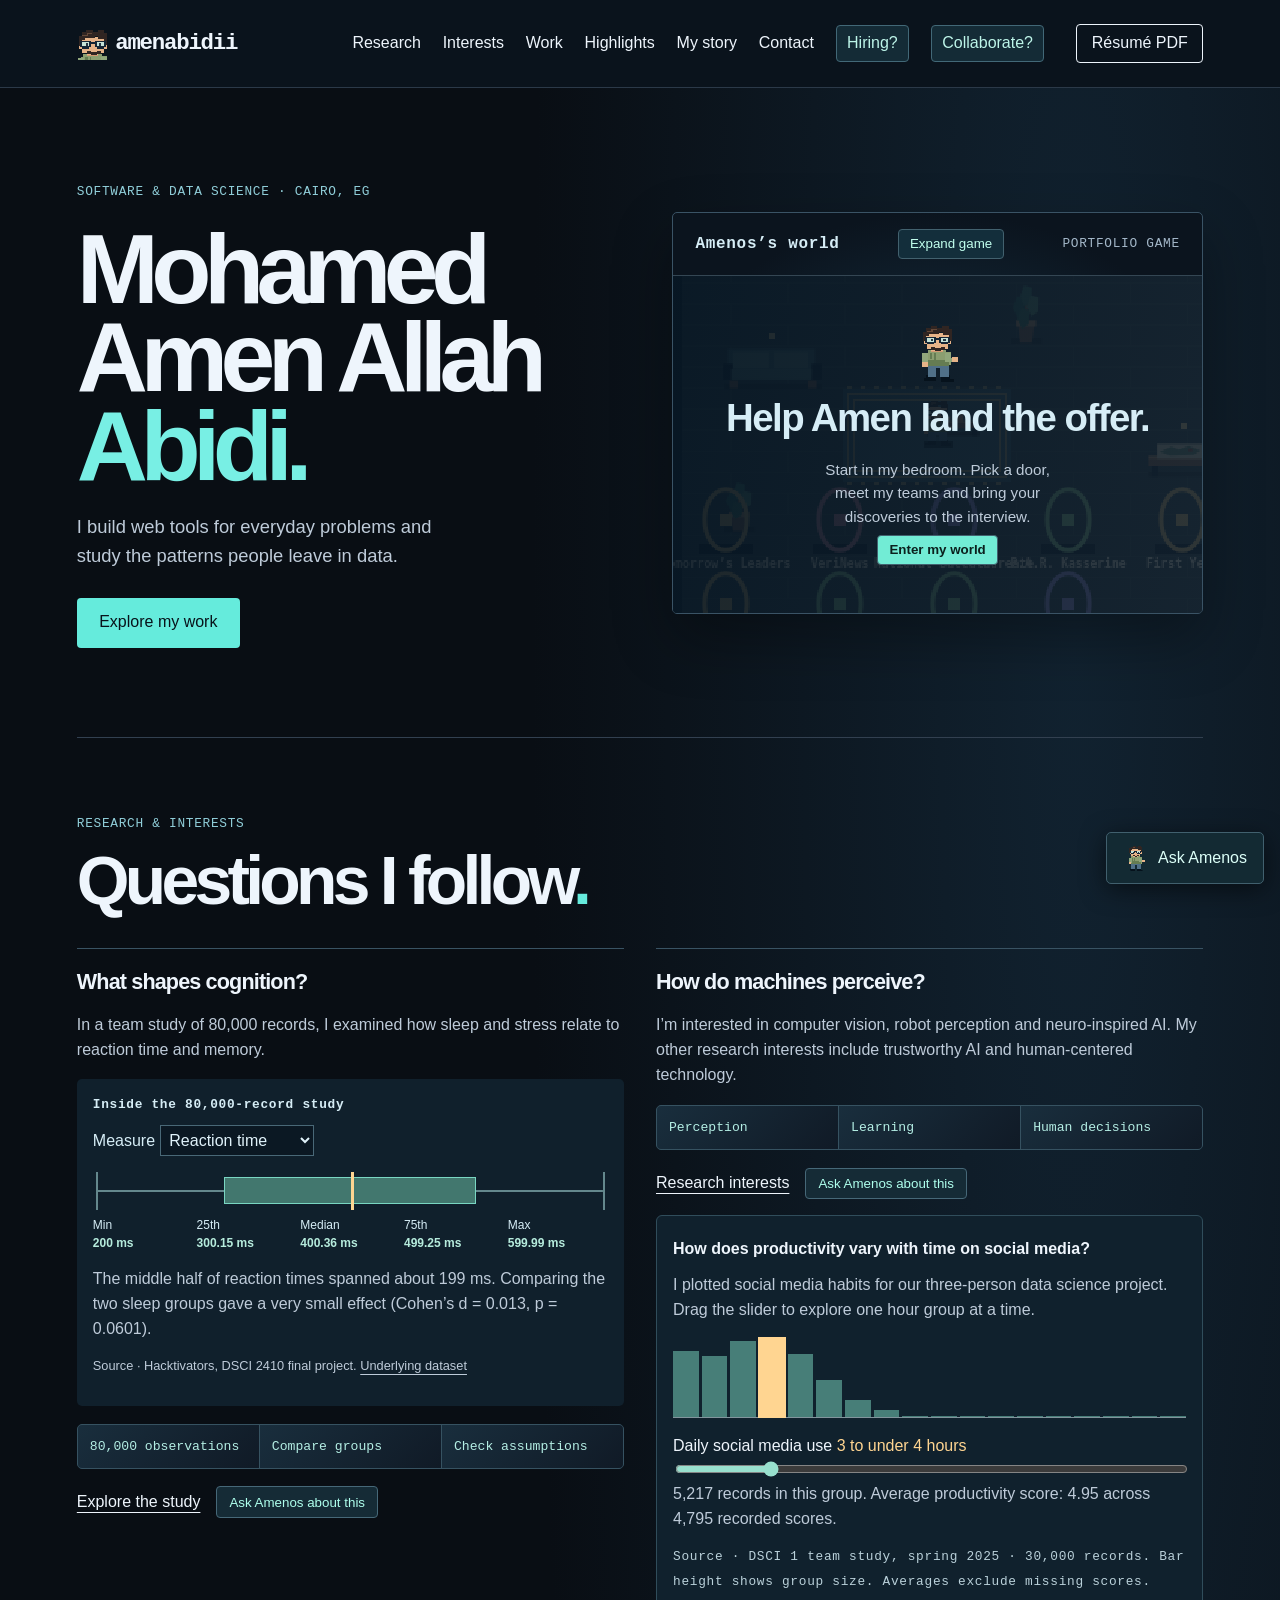
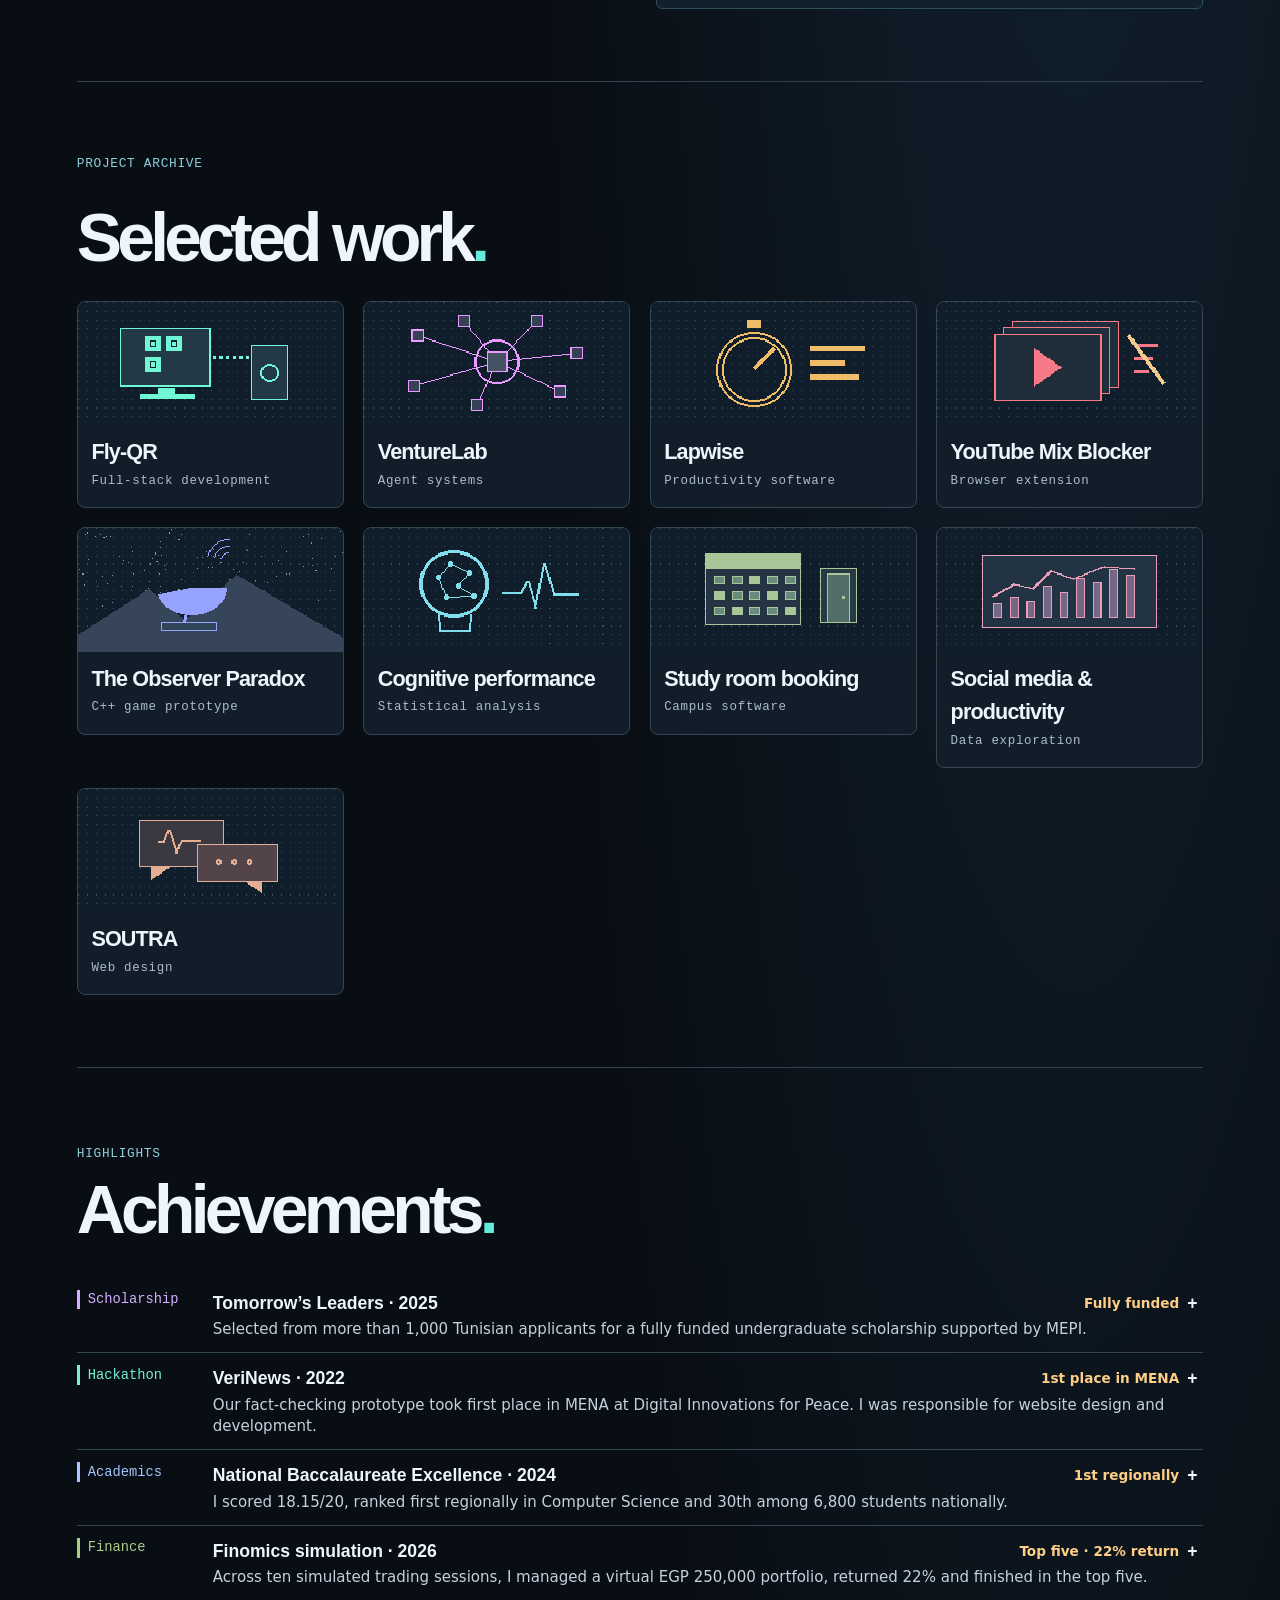
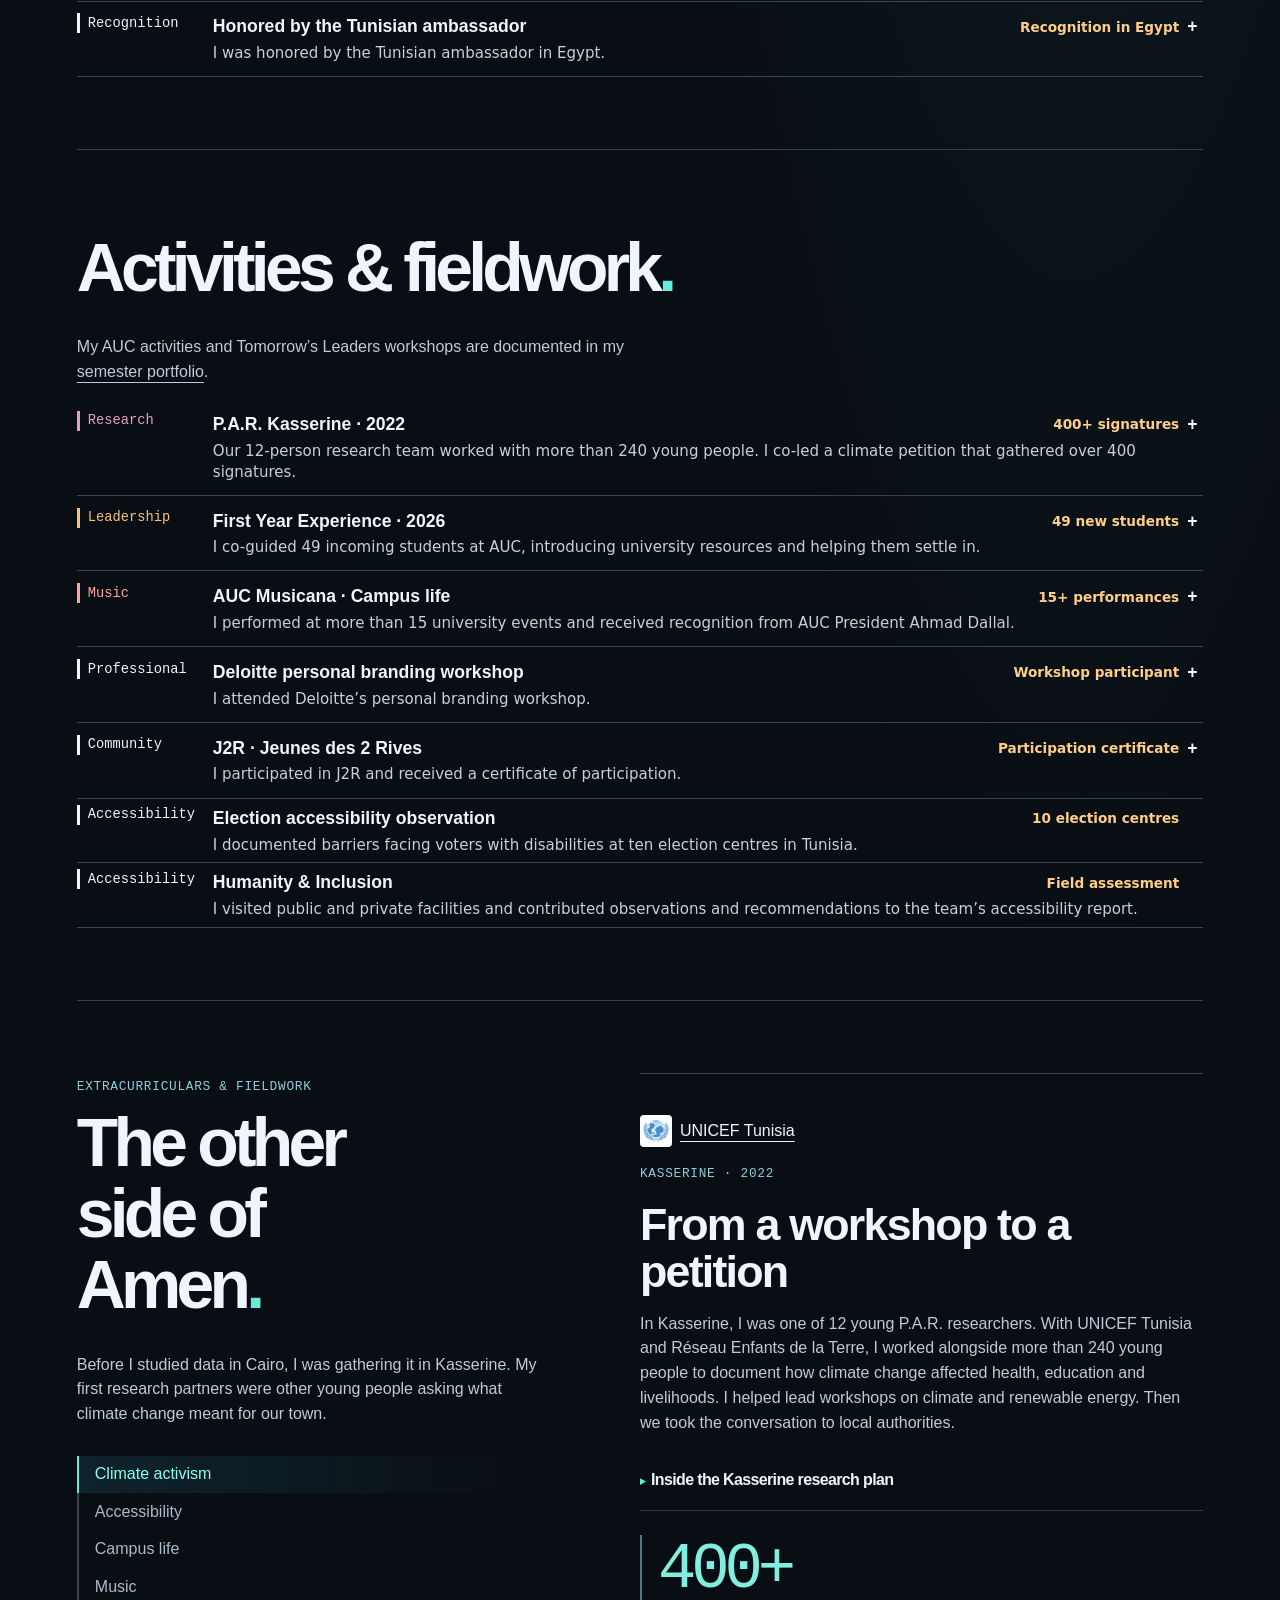
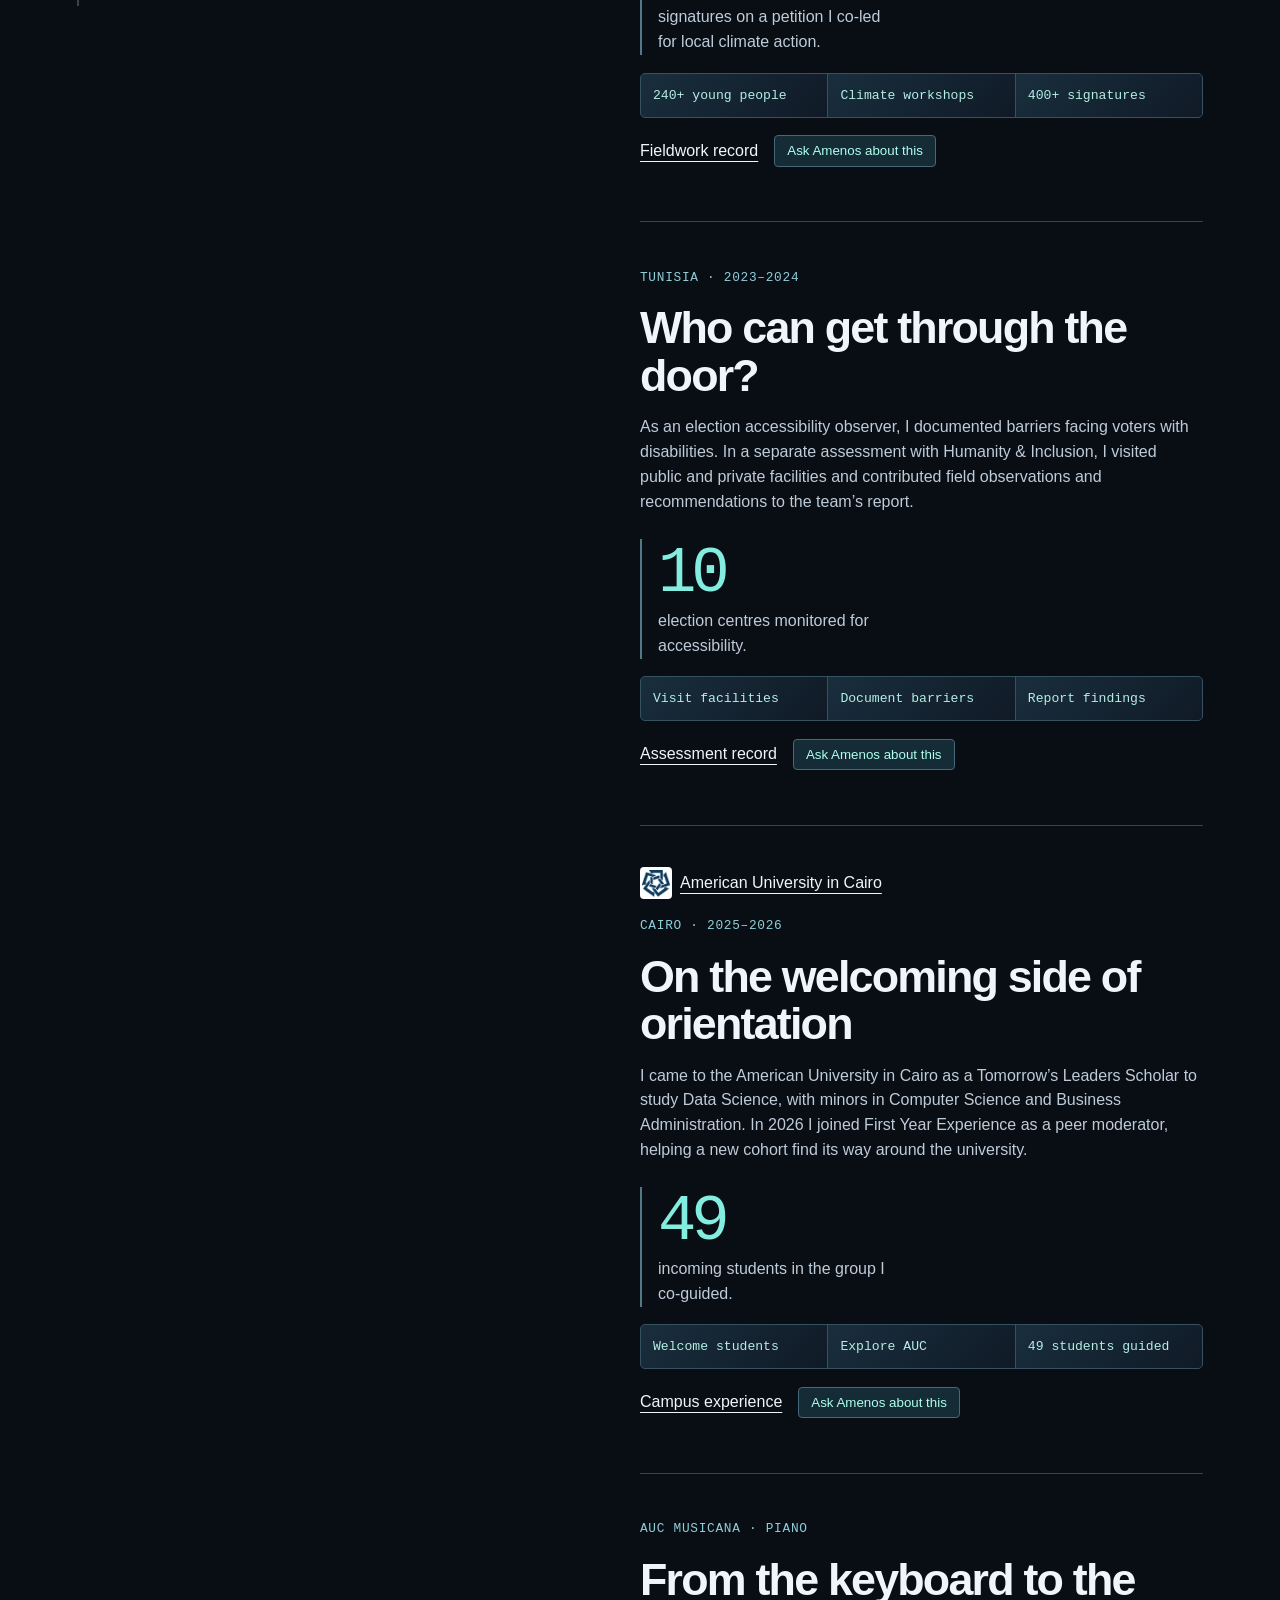
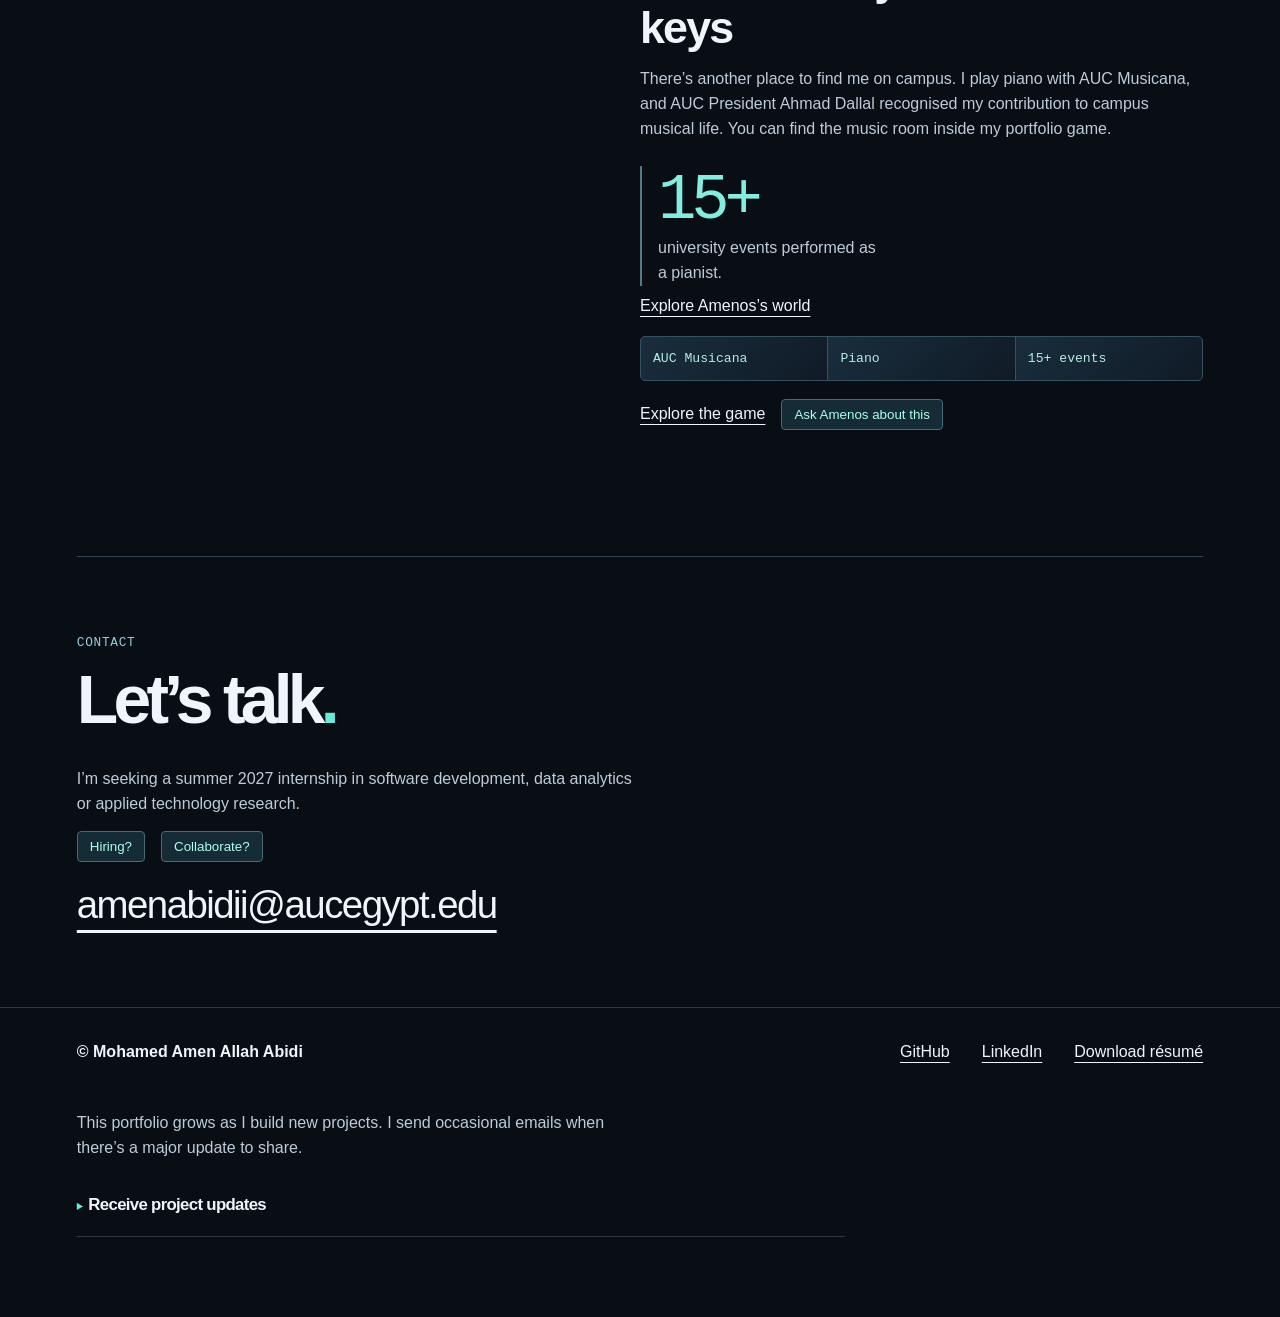
<file: index.html>
<!doctype html>
<html lang="en"><head><meta charset="utf-8"><meta name="viewport" content="width=device-width, initial-scale=1"><meta name="theme-color" content="#090e14"><meta name="description" content="Mohamed Amen Allah Abidi’s selected software, data science and field research projects."><title>Mohamed Amen Allah Abidi — Software &amp; Data</title><link rel="icon" type="image/svg+xml" href="amenos-face.svg"><link rel="stylesheet" href="style.css?v=activity-layout"><base target="_blank"></head><body>
<a class="skip" href="#work">Skip to projects</a>
<header><a class="brand" href="#"><img src="amenos-face.svg" width="32" height="32" alt="">amenabidii</a><nav aria-label="Main navigation"><a target="_self" href="#research">Research</a><a target="_self" href="#interests">Interests</a><a target="_self" href="#work">Work</a><a target="_self" href="#achievements">Highlights</a><a target="_self" href="#about">My story</a><a target="_self" href="#contact">Contact</a><button type="button" data-inquiry="Hiring">Hiring?</button><button type="button" data-inquiry="Collaborate">Collaborate?</button></nav><a class="resume" href="resume.pdf">Résumé PDF</a></header>
<main><section class="hero"><div><small>SOFTWARE &amp; DATA SCIENCE · CAIRO, EG</small><h1>Mohamed<br>Amen Allah<br><em>Abidi.</em></h1><p>I build web tools for everyday problems and study the patterns people leave in data.</p><a class="cta" href="#work">Explore my work</a></div>
<figure id="lab" class="world">
<div class="instrument"><span>Amenos’s world</span><button id="expand-world" aria-pressed="false">Expand game</button><span id="world-count">PORTFOLIO GAME</span></div>
<div class="world-stage" tabindex="0" role="group" aria-label="Explore with arrow keys or WASD">
<canvas id="world-canvas" width="352" height="224" aria-label="A pixel maze with labeled doors"></canvas>
<small id="mission-hud" hidden></small><div id="mission-party" role="status" hidden><strong>Mission complete · +100 pts</strong><div aria-hidden="true">🙌🏽 💃🏽 🕺🏾 👏🏼</div></div><div id="piano-fact" role="status" hidden></div><div class="world-overlay"><div id="world-toast" role="status" hidden></div><button id="inspect" type="button" hidden>Inspect</button></div><div id="memory-choice" hidden></div><div id="world-intro"><img src="little-amen.svg" alt="" width="48" height="60"><h3>Help Amen land the offer.</h3><p>Start in my bedroom. Pick a door, meet my teams and bring your discoveries to the interview.</p><button id="world-start">Enter my world</button></div></div>
<div class="world-panel" hidden><div class="world-heading"><strong id="room-name"></strong><button id="world-mute" aria-pressed="false">Mute audio</button></div>
<p id="room-note" aria-live="polite"></p><a id="room-link" hidden>Explore this story</a>
<div class="world-controls" aria-label="Move Amenos"><button data-dir="left" aria-label="Move left">◀</button><button data-dir="up" aria-label="Move up">▲</button><button data-dir="down" aria-label="Move down">▼</button><button data-dir="right" aria-label="Move right">▶</button></div>
<label class="speed-setting">Player speed <input id="player-speed" type="range" min="70" max="180" value="116" step="1"><output id="speed-value">1.0×</output></label><small> Drag to steer freely, or hold arrows / WASD · E to inspect a gold marker</small></div></figure></section>
<section id="research"><small>RESEARCH &amp; INTERESTS</small><h2>Questions I follow<span>.</span></h2>
<div class="research-grid">
<article id="methods"><h3>What shapes cognition?</h3><p>In a team study of 80,000 records, I examined how sleep and stress relate to reaction time and memory.</p><figure id="study-plot"><figcaption>Inside the 80,000-record study</figcaption>
<label>Measure <select id="measure"><option value="reaction">Reaction time</option><option value="memory">Memory score</option><option value="screen">Daily screen time</option><option value="sleep">Sleep duration</option></select></label>
<div class="quartiles" aria-hidden="true"><i></i><b></b></div><div id="stat-values" aria-live="polite"></div>
<p id="stat-note"></p><p class="study-source">Source · Hacktivators, DSCI 2410 final project. <a href="https://www.kaggle.com/datasets/samxsam/human-cognitive-performance-analysis">Underlying dataset</a></p></figure></article>
<article id="interests"><h3>How do machines perceive?</h3><p>I’m interested in computer vision, robot perception and neuro-inspired AI. My other research interests include trustworthy AI and human-centered technology.</p></article>
</div></section><section id="work"><small>PROJECT ARCHIVE</small><h2>Selected work<span>.</span></h2>
<details><summary><img class="cover" src="covers/flyqr.png" alt="" width="720" height="336" loading="lazy">Fly-QR <i>Full-stack development</i></summary><p>Signing into a personal messaging account on a library computer just to print a file felt unnecessary. I built a QR-linked room that connects two browsers without an account.</p><p>I built Fly-QR after repeatedly signing into WhatsApp Web on shared computers just to print one file. A temporary room lets me scan, send and leave without connecting my personal account. Closing the room clears its files from Redis. <a href="https://www.linkedin.com/feed/update/urn:li:activity:7527695205043560448/">Read the project story</a></p><p>Files travel directly over WebRTC when possible. A Socket.IO relay handles connections where a direct path fails.</p><small>REACT / NODE.JS / WEBRTC / REDIS</small></details>
<details><summary><img class="cover" src="covers/venturelab.png" alt="" width="720" height="336" loading="lazy">VentureLab <i>Agent systems</i></summary><p>At the MADS × CSCE AI Hackathon, I co-developed a ten-agent system that takes a founder through six phases of venture development. Local language models support market research, validation and prototyping. We checked workflows and founder approvals with 692 passing Python tests and 37 browser tests.</p><small>PYTHON / FASTAPI / OLLAMA / DOCKER</small></details>
<details><summary><img class="cover" src="covers/lapwise.png" alt="" width="720" height="336" loading="lazy">Lapwise <i>Productivity software</i></summary><p>I wanted a timer that could follow a whole study session. In Lapwise, checking off a task records its own lap. Switching tasks assigns the elapsed time to the task I was leaving, so a minute of work only gets counted once.</p><small>SESSION TIMING / TASK TRACKING</small></details>
<details><summary><img class="cover" src="covers/mix.png" alt="" width="720" height="336" loading="lazy">YouTube Mix Blocker <i>Browser extension</i></summary><p>Opening a song sometimes pulls an entire radio queue along with it. This extension removes the automatically attached Mix while preserving the selected video, timestamp and ordinary playlists. It runs in the browser.</p><p><a href="https://github.com/amenabidii/Youtube-Mix-Blocker">Explore the extension on GitHub</a></p></details>
<details><summary><img class="cover" src="covers/observer.png" alt="" width="720" height="336" loading="lazy">The Observer Paradox <i>C++ game prototype</i></summary><p>In this turn-based class project, a research team in Egypt’s Western Desert investigates mysterious transmissions. Undoing a turn restores the simulation, but the Observer’s log remembers what happened.</p><small>C++17 / STATE MANAGEMENT / INTERACTIVE FICTION</small></details><details><summary><img class="cover" src="covers/cognition.png" alt="" width="720" height="336" loading="lazy">Cognitive performance <i>Statistical analysis</i></summary><p>I led a team investigating how sleep and stress relate to reaction time and memory across 80,000 records. We used ANOVA and regression to compare outcomes and examine interactions between exercise and screen time.</p><small>PYTHON / PANDAS / REGRESSION</small></details>
<details><summary><img class="cover" src="covers/booking.png" alt="" width="720" height="336" loading="lazy">Study room booking <i>Campus software</i></summary><p>At the American University in Cairo, I turned observed reservation problems into requirements for a digital study room booking system. I secured university approval and completed the solution as a volunteer developer in summer 2026.</p></details>
<details><summary><img class="cover" src="covers/productivity.png" alt="" width="720" height="336" loading="lazy">Social media &amp; productivity <i>Data exploration</i></summary><p>I cleaned 30,000 records in R and used dplyr and ggplot2 to investigate how social media habits relate to productivity.</p></details>
<details><summary><img class="cover" src="covers/soutra.png" alt="" width="720" height="336" loading="lazy">SOUTRA <i>Web design</i></summary><img src="media/events/soutra-logo.webp" width="64" height="64" alt="SOUTRA logo" loading="lazy"><p>I contributed to the design and development of a reproductive health information platform for Tunisia and helped pitch it at the final stage of Camp4SRH.</p><figure class="event-video"><video controls playsinline preload="none" poster="media/events/soutra-poster.jpg" aria-label="SOUTRA prototype walkthrough"><source src="media/events/soutra.mp4" type="video/mp4"></video><figcaption>A walkthrough of the Camp4SRH prototype. The screens show our proposed design.</figcaption></figure>
<p><a href="media/events/soutra-design.pdf">View the SOUTRA page design (PDF)</a></p><div class="event-photos"><figure><img src="media/events/soutra-cohort.webp" loading="lazy" alt="Camp4SRH group photograph"><figcaption>Camp4SRH group photograph</figcaption></figure><figure><img src="media/events/soutra-team.webp" loading="lazy" alt="The SOUTRA team"><figcaption>The SOUTRA team</figcaption></figure><figure><img src="media/events/soutra-camp.webp" loading="lazy" alt="At the Camp4SRH event"><figcaption>At the Camp4SRH event</figcaption></figure></div><a class="org" href="https://www.unfpa.org/"><img src="orgs/unfpa.png" width="32" height="32" alt="">UNFPA · Camp4SRH co-organizer</a></details></section>
<section id="achievements"><small>HIGHLIGHTS</small><h2>Achievements<span>.</span></h2><ul id="honors-list" class="highlight-list"></ul></section><section id="activities"><h2>Activities &amp; fieldwork<span>.</span></h2><p>My AUC activities and Tomorrow’s Leaders workshops are documented in my <a href="https://sites.google.com/aucegypt.edu/amensportfolio/home">semester portfolio</a>.</p><ul id="activities-list" class="highlight-list"></ul></section><section id="about" class="story">
  <div class="story-heading">
    <small>EXTRACURRICULARS &amp; FIELDWORK</small>
    <h2>The other side of Amen<span>.</span></h2>
    <p>Before I studied data in Cairo, I was gathering it in Kasserine. My first research partners were other young people asking what climate change meant for our town.</p>
    <nav class="chapter-nav" aria-label="Story chapters">
      <a target="_self" href="#activism">Climate activism</a>
      <a target="_self" href="#access">Accessibility</a>
      <a target="_self" href="#campus">Campus life</a>
      <a target="_self" href="#piano">Music</a>
    </nav>
  </div>
  <div class="chapters">
    <article id="activism"><a class="org" href="https://www.unicef.org/tunisia/"><img src="orgs/unicef.png" alt="" width="32" height="32">UNICEF Tunisia</a><small>KASSERINE · 2022</small><h3>From a workshop to a petition</h3>
      <p>In Kasserine, I was one of 12 young P.A.R. researchers. With UNICEF Tunisia and Réseau Enfants de la Terre, I worked alongside more than 240 young people to document how climate change affected health, education and livelihoods. I helped lead workshops on climate and renewable energy. Then we took the conversation to local authorities.</p>
      <details class="event-exhibit" id="par-plan"><summary>Inside the Kasserine research plan</summary><img class="par-mark" src="media/events/par-logo.webp" width="54" height="54" alt="P.A.R. project logo" loading="lazy">
<p>We visited farms and asked farmers how they adapted to changing conditions and what happened to their crops. We surveyed young people aged 12–24 and invited children aged 8–11 to draw their surroundings as they saw them and as they imagined them in the future.</p>
<p>We studied how climate change affects farming, forests, children’s health and young people’s livelihoods in Kasserine. The team recommended support for sustainable farming, local participation in adaptation planning, and funding for agricultural research.</p>
<div class="event-photos"><figure><img loading="lazy" src="media/events/par-workshop.webp" alt="Workshop participants in Kasserine"><figcaption>Workshop participants in Kasserine</figcaption></figure><figure><img loading="lazy" src="media/events/par-session.webp" alt="A P.A.R. group work session"><figcaption>A P.A.R. group work session</figcaption></figure><figure><img loading="lazy" src="media/events/par-presenting.webp" alt="Presenting during the workshop"><figcaption>Presenting during the workshop</figcaption></figure><figure><img loading="lazy" src="media/events/par-focus1.webp" alt="First focus group"><figcaption>First focus group</figcaption></figure><figure><img loading="lazy" src="media/events/par-focus2a.webp" alt="Second focus group discussion"><figcaption>Second focus group discussion</figcaption></figure><figure><img loading="lazy" src="media/events/par-focus2b.webp" alt="Another view of the second focus group"><figcaption>Another view of the second focus group</figcaption></figure><figure><img loading="lazy" src="media/events/par-unicef.webp" alt="YPAR participation with UNICEF Tunisia"><figcaption>YPAR participation with UNICEF Tunisia</figcaption></figure></div></details>
      <p class="outcome"><strong>400+</strong> signatures on a petition I co-led for local climate action.</p>
    </article>
    <article id="access"><small>TUNISIA · 2023–2024</small><h3>Who can get through the door?</h3>
      <p>As an election accessibility observer, I documented barriers facing voters with disabilities. In a separate assessment with Humanity &amp; Inclusion, I visited public and private facilities and contributed field observations and recommendations to the team’s report.</p>
      <p class="outcome"><strong>10</strong> election centres monitored for accessibility.</p>
    </article>
    <article id="campus"><a class="org" href="https://www.aucegypt.edu/"><img src="orgs/auc.png" alt="" width="32" height="32">American University in Cairo</a><small>CAIRO · 2025–2026</small><h3>On the welcoming side of orientation</h3>
      <p>I came to the American University in Cairo as a Tomorrow’s Leaders Scholar to study Data Science, with minors in Computer Science and Business Administration. In 2026 I joined First Year Experience as a peer moderator, helping a new cohort find its way around the university.</p>
      <p class="outcome"><strong>49</strong> incoming students in the group I co-guided.</p>
    </article>
    <article id="piano"><small>AUC MUSICANA · PIANO</small><h3>From the keyboard to the keys</h3>
      <p>There’s another place to find me on campus. I play piano with AUC Musicana, and AUC President Ahmad Dallal recognised my contribution to campus musical life. You can find the music room inside my portfolio game.</p>
      <p class="outcome"><strong>15+</strong> university events performed as a pianist.</p>
      <a target="_self" href="#lab">Explore Amenos’s world</a>
    </article>
  </div>
</section>
<section id="contact"><small>CONTACT</small><h2>Let’s talk<span>.</span></h2><p>I’m seeking a summer 2027 internship in software development, data analytics or applied technology research.</p><div class="exhibit-actions"><button type="button" data-inquiry="Hiring">Hiring?</button><button type="button" data-inquiry="Collaborate">Collaborate?</button></div><a class="mail" href="mailto:amenabidii@aucegypt.edu">amenabidii@aucegypt.edu</a></section></main>
<footer><b>© Mohamed Amen Allah Abidi</b><a href="https://github.com/amenabidii">GitHub</a><a href="https://eg.linkedin.com/in/amenabidii">LinkedIn</a><a href="resume.pdf" download>Download résumé</a><div class="footer-updates"><p>This portfolio grows as I build new projects. I send occasional emails when there’s a major update to share.</p>
<details><summary>Receive project updates</summary><form id="subscribe-form">
<label>Email address <input name="email" type="email" autocomplete="email" required></label>
<label class="consent"><input name="consent" type="checkbox" required> I agree to receive email from Amen about new projects and major portfolio updates.</label>
<p>Submitting sends your email, consent and signup date to Amen via FormSubmit. To leave the list, reply to any update or email <a href="mailto:amenabidii@aucegypt.edu?subject=Unsubscribe%20from%20portfolio%20updates">Amen</a>.</p>
<button type="submit">Request updates</button><p id="subscribe-status" role="status"></p></form></details></div></footer><script defer src="milestones.js?v=activity-layout"></script><script defer src="rooms.js?v=film-flamenco"></script><script defer src="piano-score.js"></script><script defer src="piano.js?v=synth"></script><script defer src="song-player.js?v=concert145"></script><script defer src="quest.js?v=concert145"></script><script defer src="adventures.js?v=concert145"></script><script defer src="roaming.js"></script><script defer src="orientation.js?v=roam"></script><script defer src="performance-scene.js?v=ensemble"></script><script defer src="soundcheck.js"></script><script defer src="missions.js"></script><script defer src="world.js?v=missions"></script><script defer src="story.js"></script><button id="ask-amen" type="button" aria-haspopup="dialog" aria-expanded="false" aria-controls="guide">Ask Amenos</button>
<dialog id="guide" aria-labelledby="guide-title">
  <div class="guide-head">
    <div class="mascot" aria-hidden="true"><img src="little-amen.svg" width="60" height="75" alt=""><span class="keys"></span></div>
    <div><small>POWERED BY CLOUDFLARE WORKERS AI</small><h3 id="guide-title">Amenos</h3></div>
    <button id="close-guide" type="button" aria-label="Close portfolio guide">×</button>
  </div>
  <div id="conversation" role="log" aria-label="Conversation" aria-live="polite"><p>Pull up a chair. Ask me about a project, my fieldwork in Tunisia, or what I play on stage.</p></div>
  <label class="lang-label">Reply language <select id="language"><option value="auto">Detect automatically</option><option value="en">English</option><option value="fr">Français</option><option value="tn">Tounsi · Arabizi</option><option value="ar-TN">تونسي</option><option value="ar-EG">مصري</option></select></label>
  <form id="ask-form"><label for="question">Ask about Amen’s portfolio</label><div><input id="question" maxlength="240" required autocomplete="off" placeholder="What is Amen working on?"><button>Send</button></div></form>
<form id="handoff" hidden>
<h4>Write to Amen</h4><p>Review your message. Clicking Send shares your email and question with FormSubmit for delivery to Amen.</p>
<label>Your email <input type="email" name="email" required autocomplete="email"></label>
<label>Question or feedback <textarea name="message" required maxlength="4000" rows="3" dir="auto"></textarea></label>
<button type="submit">Send to Amen</button><p id="send-status" role="status"></p> <button type="button" id="discard">Cancel</button>
<span>Recipient · amenabidii@aucegypt.edu</span>
</form></dialog>
<script defer src="release.js"></script><script defer src="languages.js"></script><script defer src="fieldnotes.js"></script><script src="amenos-client.js?v=quota" defer></script><script src="guide.js?v=grounded" defer></script><dialog id="inquiry" aria-labelledby="inquiry-title">
<div class="inquiry-head"><h3 id="inquiry-title"></h3><button type="button" class="dismiss" aria-label="Close inquiry">×</button></div><div class="inquiry-scroll"><div id="funding"></div>
<form id="inquiry-form"><label>Your name<input name="sender" autocomplete="name" maxlength="100" required></label>
<label>Your email<input type="email" name="email" autocomplete="email" required></label>
<label><span id="opportunity-label"></span><input name="opportunity" maxlength="180" required></label>
<label><span id="brief-label"></span><textarea name="brief" maxlength="3000" rows="4" required></textarea></label>
<p>Clicking Send shares these details and your reply email with FormSubmit for delivery to Amen.</p>
<button type="submit">Send to Amen</button><p role="status" id="inquiry-status"></p></form>
<a href="mailto:amenabidii@aucegypt.edu">amenabidii@aucegypt.edu</a></div></dialog>
<script src="opportunities.js?v=refine3" defer></script><script defer src="study-updates.js"></script><script defer src="social-study.js"></script><script src="navigation.js"></script></body></html>
</file>
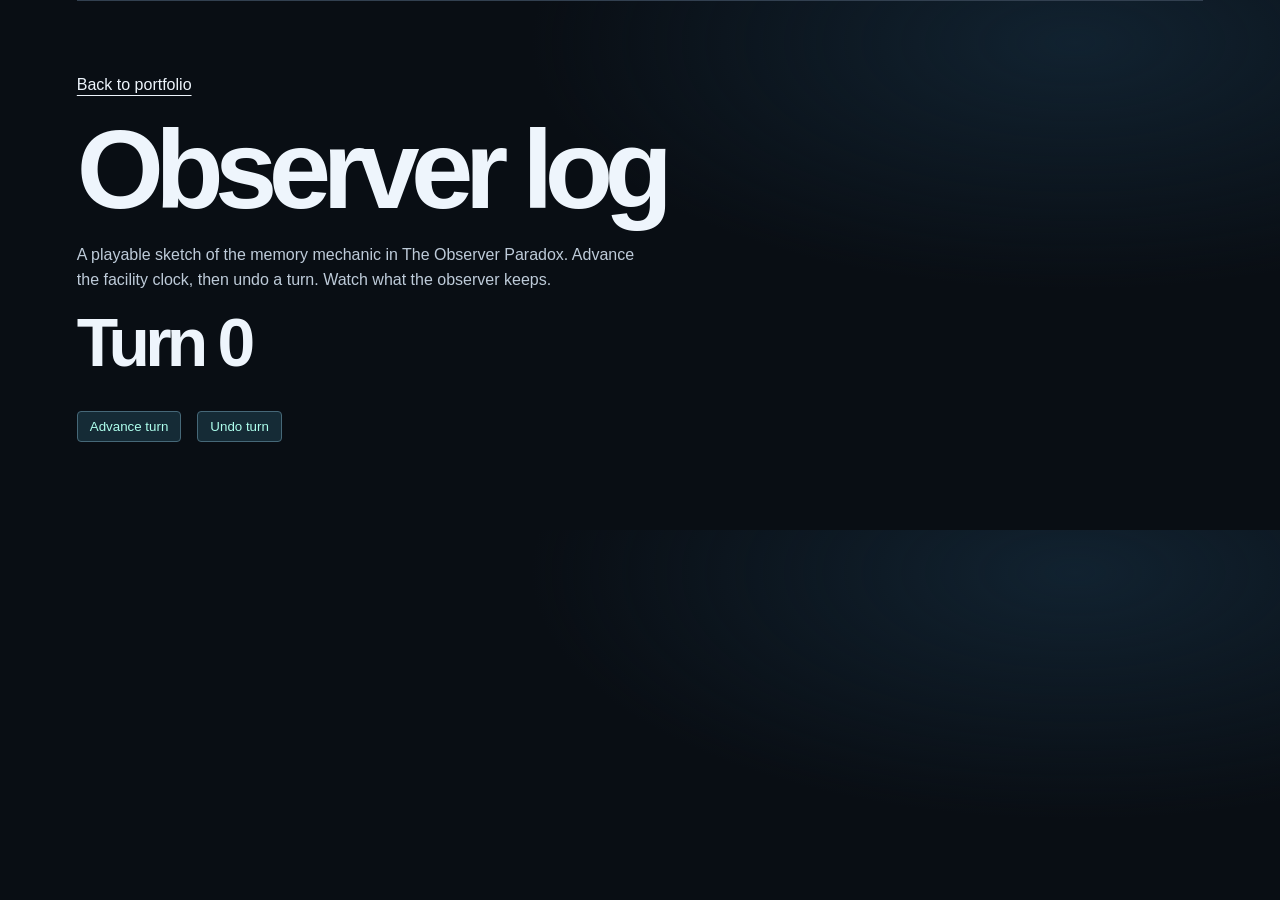
<file: observer.html>
<!doctype html><html lang="en"><head><meta charset="utf-8"><meta name="viewport" content="width=device-width,initial-scale=1"><title>Observer log · Amen Abidi</title><link rel="stylesheet" href="style.css"></head><body><main><section id="simulation"><a href="./#project-4">Back to portfolio</a><h1 style="font-size:clamp(3rem,9vw,7rem)">Observer log</h1><p>A playable sketch of the memory mechanic in The Observer Paradox. Advance the facility clock, then undo a turn. Watch what the observer keeps.</p><h2 id="turn">Turn 0</h2><div class="exhibit-actions"><button id="advance">Advance turn</button><button id="undo" disabled>Undo turn</button></div><ol id="history" aria-live="polite"></ol></section></main><script>
let turn=0;
const events=["A transmission arrives.","A researcher decodes a fragment.","The receiver falls silent."];
function record(undo){
  turn+=undo?-1:1;
  document.querySelector("#turn").textContent="Turn "+turn;
  document.querySelector("#undo").disabled=!turn;
  const item=document.createElement("li");
  item.textContent=undo?"Clock restored to turn "+turn+". Earlier observations remain.":"Turn "+turn+" · "+events[(turn-1)%events.length];
  document.querySelector("#history").append(item);
}
document.querySelector("#advance").onclick=()=>record(false);
document.querySelector("#undo").onclick=()=>record(true);
</script></body></html>
</file>
<file: style.css>
*{box-sizing:border-box}html{scroll-behavior:smooth}body{margin:0;background:#090e14;color:#eef5fc;font:1rem/1.55 "Inter","Segoe UI",sans-serif}header,main,footer{max-width:1440px;margin:auto;padding-inline:6vw}header,footer,nav,.instrument,figcaption{display:flex;align-items:center;gap:2rem}header{min-height:88px;border-bottom:1px solid #2b3948}a{color:inherit;text-underline-offset:.3em}header a,nav a,.cta{text-decoration:none}nav{margin-left:auto}.brand{font-size:1.4rem;font-weight:850;letter-spacing:-.09em}.brand span,h2 span{color:#65ebdc}.resume{border:1px solid;padding:.4rem .9rem;border-radius:2rem}.hero{display:grid;grid-template-columns:1fr 1fr;gap:5vw;align-items:center;padding-block:clamp(3rem,7vw,7rem)}small,.instrument,figcaption,i{font: .8rem/1.5 Consolas,monospace;letter-spacing:.055em}h1,h2,h3,p,figure{margin:0}h1{font-size:clamp(4rem,7.7vw,8rem);line-height:.90;letter-spacing:-.077em;margin:1.4rem 0}em{font-family:Georgia,serif;font-weight:400;color:#65ebdc}p{max-width:63ch;color:#becbd9;margin:.9rem 0}.hero p{font-size:1.15rem;max-width:36ch}.cta{display:inline-block;margin-top:.8rem;border-radius:2rem;background:#65ebdc;color:#08131a;padding:.8rem 1.4rem}figure{background:#0c1822;color:#d6edf6;border-radius:5px;overflow:hidden;box-shadow:8px 8px 0 #152531}.instrument,figcaption{justify-content:space-between;padding:1rem 1.4rem}.instrument{border-bottom:1px solid #344653}.instrument span:first-child{font:italic 1.4rem Georgia}.instrument span:last-child{color:#a4b8c9}canvas{width:100%;height:auto;display:block;background-image:linear-gradient(#ffffff08 1px,transparent 1px),linear-gradient(90deg,#ffffff08 1px,transparent 1px);background-size:26px 26px}figcaption{border-top:1px solid #344653}input{accent-color:#65ebdc;min-width:0;width:45%}section[id]{padding:4.5rem 0;border-top:1px solid #324050}h2{font-size:clamp(2.8rem,5.3vw,5rem);letter-spacing:-.07em;line-height:1.05;margin:.6rem 0 2rem}details{border-bottom:1px solid #2b3948;padding:1.1rem 0}summary{font-size:clamp(1.25rem,2.3vw,2rem);font-weight:600;cursor:pointer;letter-spacing:-.04em}summary::marker{color:#65ebdc;font-size:.65em}summary i{float:right;color:#acbbcc;padding-top:.65rem}details p{margin-left:1rem}details small{margin-left:1rem;color:#83d9ee}.columns{display:grid;grid-template-columns:repeat(3,1fr);gap:3vw}h3{font-size:1.35rem;letter-spacing:-.04em}.mail{font-size:clamp(1.2rem,3vw,2.4rem);letter-spacing:-.04em}footer{border-top:1px solid #2b3948;padding-block:2rem;flex-wrap:wrap}footer b{margin-right:auto}.skip{position:absolute;top:-5rem;background:#182531;padding:.6rem}.skip:focus{top:0}:focus-visible{outline:3px solid #65ebdc;outline-offset:4px}a:hover,summary:hover{text-decoration:underline}@media(max-width:760px){header{gap:.8rem;flex-wrap:wrap;padding-block:1rem}nav{gap:.8rem}.hero,.columns{grid-template-columns:1fr}.hero{gap:2rem}.resume{font-size:.85rem}summary i{display:block;float:none;padding:0 0 0 1rem}footer{gap:1rem}footer b{width:100%}}@media(prefers-reduced-motion:reduce){html{scroll-behavior:auto}}

:root {color-scheme:dark}
body {background:radial-gradient(ellipse at 84% 8%,#112230 0,transparent 34rem),#090e14}
.brand {font-family:Consolas,monospace;letter-spacing:-.055em}
.brand::before {content:"";display:inline-block;width:.72em;height:.72em;margin-right:.5em;background:#65ebdc;clip-path:polygon(0 100%,38% 0,60% 0,22% 100%,40% 100%,78% 0,100% 0,62% 100%)}
.hero em {font:inherit;color:#78efe4}
.hero figure {position:relative;border:1px solid #3a5365;background:radial-gradient(ellipse at center,#163041,#0b141e 71%);box-shadow:0 24px 60px #0005}
.instrument span:first-child {font:600 1rem Consolas,monospace}
.cta,.resume {border-radius:4px}
small {color:#90ced9}
details[open] {border-left:2px solid #65ebdc;padding-left:1rem;background:linear-gradient(90deg,#11212c,transparent 85%)}
@media(max-width:520px){header{display:grid;grid-template-columns:1fr auto}nav{grid-row:2;grid-column:1/-1;margin:0;justify-content:space-between}.resume{grid-column:2;grid-row:1}}
.story {display:grid;grid-template-columns:minmax(0,.9fr) minmax(0,1.1fr);gap:8vw}
.story-heading {position:sticky;top:8vh;align-self:start}
.story-heading h2 {max-width:8ch}
.chapter-nav {display:grid;gap:0;margin:1.8rem 0 0}
.chapter-nav a {border-left:2px solid #334552;padding:.4rem 1rem;color:#abbac9}
.chapter-nav a[aria-current] {border-color:#65ebdc;color:#88fff1;background:linear-gradient(90deg,#10242d,transparent)}
.chapters article {scroll-margin-top:8vh;padding:2.6rem 0;border-top:1px solid #344653}
.chapters h3 {font-size:clamp(1.8rem,3.5vw,3.3rem);line-height:1.06;margin:1rem 0}
.outcome {border-left:2px solid #527985;padding-left:1rem;margin:1.5rem 0 .5rem;max-width:28ch}
.outcome strong {display:block;font:500 clamp(2.8rem,5vw,4.5rem)/1.1 Consolas,monospace;letter-spacing:-.08em;color:#83eddf}
@media (max-width:760px){.story{display:block}.story-heading{position:static}.chapter-nav{display:flex;flex-wrap:wrap;gap:.6rem;margin-bottom:2rem}.chapter-nav a{font-size:.9rem}.story-heading h2{max-width:12ch}}
@media (prefers-reduced-motion:no-preference){.chapters article.active .outcome{animation:arrive .45s ease-out}@keyframes arrive{from{transform:translateY(.55rem);opacity:.65}to{transform:none;opacity:1}}}
.lab-note {margin:0;padding:0 1.4rem 1rem;color:#bed0dc;font-size:.92rem}
@media (hover:hover) and (pointer:fine) and (prefers-reduced-motion:no-preference) {
 body::before {content:"";position:fixed;inset:0;pointer-events:none;background:radial-gradient(400px circle at var(--mx,-500px) var(--my,-500px),#3de7cf12,transparent 85%);z-index:-1}
 body {isolation:isolate}
 summary,.cta,.resume,.brand {transition:color .18s,transform .18s,box-shadow .18s}
 summary:hover {transform:translateX(.3rem);color:#88fff1}
 .cta:hover,.resume:hover {transform:translateY(-2px);box-shadow:0 4px 24px #61edda28}
}
#ask-amen, #guide button {font:inherit;cursor:pointer;border-radius:5px;border:1px solid #41606e;color:#dcfff8;background:#132a33}
#ask-amen {position:fixed;bottom:1rem;right:1rem;z-index:2;padding:.7rem 1rem;box-shadow:0 5px 25px #0008}
#ask-amen::before {content:"";display:inline-block;width:1.7rem;height:1.7rem;border-radius:50%;background:url(little-amen.svg) center / contain no-repeat;vertical-align:middle;margin-right:.5rem}
#guide {background:#101b25;color:#e5f3fc;width:min(26rem,calc(100% - 1rem));max-height:90dvh;overflow:auto;padding:1.15rem;border:1px solid #466675;border-radius:12px;margin:auto .6rem .6rem auto;box-shadow:0 12px 60px #0009}
#guide::backdrop {background:#02080d99}
.guide-head,#ask-form div,#prompts {display:flex;align-items:center;gap:.6rem}
#close-guide {margin-left:auto;align-self:flex-start;width:2rem}
#conversation {height:clamp(6rem,28dvh,17rem);overflow:auto;border-block:1px solid #314351;margin:.8rem 0;padding:.25rem}
#conversation p {color:#d1dee8;font-size:.95rem}
#conversation .visitor {border-left:2px solid #65ebdc;padding-left:.6rem;color:#87f5e4}
#prompts {flex-wrap:wrap}
#guide button:hover {background:#25424b}
#prompts button {font-size:.82rem;padding:.3rem .5rem}
#ask-form {margin-top:.8rem}
#ask-form label {font-size:.85rem}
#ask-form input {padding:.6rem;background:#08111a;color:white;border:1px solid #52717b;border-radius:4px;flex:1;width:0}
#ask-form button {padding:.5rem}
footer {padding-bottom:5rem}
.mascot {position:relative;width:63px;height:75px;flex:none;filter:drop-shadow(0 4px 3px #0008)}
@media(prefers-reduced-motion:no-preference){.thinking .mascot img{animation:nod .3s alternate infinite}.thinking .keys{animation:tap .13s alternate infinite}#ask-amen:hover::before{transform:rotate(-12deg)}@keyframes nod{to{transform:rotate(7deg)}}@keyframes tap{to{transform:rotate(30deg)}}}

.mascot img{height:100%;display:block;transform-origin:center bottom;image-rendering:pixelated}
.keys{position:absolute;bottom:22px;right:-2px;width:19px;height:4px;background:#79ead6;box-shadow:0 3px #3e6878;transform-origin:left}
#guide{position:fixed;inset:auto .35rem 4.3rem auto;margin:0;z-index:5;max-height:min(32rem,64dvh)}
#guide:not([open]){display:none}
.lab-display{height:clamp(160px,20vw,260px);position:relative;display:flex;align-items:end;justify-content:center;gap:2%;padding:1.2rem;background-image:radial-gradient(#4a6979 1px,transparent 1px);background-size:16px 16px}
.mode-0 span{width:8%;background:repeating-linear-gradient(to top,transparent 0 2px,#75edda 2px 9px);border-top:3px solid #e6fff7}
.mode-1{align-items:center;overflow:hidden}.mode-1 span{display:grid;text-align:center;color:#dfefff;font:600 .9rem/1 Consolas,monospace}.mode-1 i{color:#7cead5}
.mode-2 span,.mode-2 b{position:absolute;transform:translate(-50%,-50%);border:1px solid #71e1d1;padding:.25rem .55rem;border-radius:1rem;background:#132e39}.mode-2 b{top:50%;left:50%;border-color:#577389}
.lab-input{display:flex;gap:.28rem;align-items:center;padding:.2rem 1.4rem 1rem;min-height:3rem}
.lab-input button{flex:1;background:#152b39;color:white;border:1px solid #486273;cursor:pointer;padding:.45rem .1rem}
.lab-input button[aria-pressed=true]{color:#09201f;background:#75edda}
.lab-input input{width:9rem;max-width:55vw;font:inherit}.lab-note{padding-top:1rem}
.research-grid{display:grid;grid-template-columns:repeat(auto-fit,minmax(min(100%,19rem),1fr));gap:2rem}.research-grid article{border-top:1px solid #395363;padding-top:1rem}
figure.process-sample{display:flex;align-items:stretch;gap:1px;margin:1.1rem 0;box-shadow:none;border:1px solid #365261;background:#365261}
.process-sample span{flex:1;display:grid;align-content:center;padding:.75rem;background:linear-gradient(135deg,#192e3d,#101a26);color:#b4eee4;font: .82rem/1.45 Consolas,monospace}
.exhibit-actions{display:flex;align-items:center;flex-wrap:wrap;gap:1rem;margin:.8rem 0}.exhibit-actions button{background:#152b36;border:1px solid #466878;color:#aeffed;border-radius:4px;padding:.45rem .75rem;cursor:pointer}
header nav{flex-wrap:wrap}
#handoff label,.lang-label{display:block;font-size:.86rem;margin:.55rem 0}
#handoff input,#handoff textarea,#language{max-width:100%;color:#e8f7f6;background:#09151e;border:1px solid #55717d;border-radius:4px;padding:.4rem}
#handoff input,#handoff textarea{display:block;width:100%}
#handoff p{font-size:.88rem}#handoff button,#conversation button{padding:.4rem .6rem}
.chat-choices{display:flex;flex-wrap:wrap;gap:.4rem;margin-top:.6rem}.chat-choices button{font-size:.85rem}
#work{display:grid;grid-template-columns:repeat(auto-fit,minmax(min(100%,260px),1fr));gap:1.2rem;align-items:start}#work>small,#work>h2{grid-column:1/-1}#work h2{margin-bottom:.5rem}
#work details,#work details[open]{padding:0 0 .85rem;border:1px solid #354653;border-radius:.5rem;background:#111e29;overflow:hidden}
#work summary{list-style:none;padding:0 .85rem;font-size:1.35rem}#work summary::-webkit-details-marker{display:none}
.cover{width:calc(100% + 1.7rem);margin:0 -.85rem .6rem;height:auto;display:block;image-rendering:pixelated}
#work summary i{float:none;display:block;padding:.2rem 0;font-size:.78rem}
#work details p,#work .process-sample,#work .exhibit-actions{margin-inline:.85rem}
#work summary:hover{transform:none}
.world{align-self:center}.world-stage{position:relative;isolation:isolate}.world-stage canvas{width:100%;aspect-ratio:11/7;display:block;image-rendering:pixelated}
#world-intro{position:absolute;inset:0;display:grid;align-content:center;justify-items:center;text-align:center;background:linear-gradient(100deg,#061522e8,#101e2bdc);padding:.65rem}
#world-intro[hidden],.world-panel[hidden]{display:none}#world-intro h3{font-size:clamp(1.4rem,3vw,2.4rem);margin:.25rem}#world-intro p{font-size:.95rem;margin:.4rem auto;max-width:29ch}
.world button{border:1px solid #42616e;background:#132e3b;color:#c1ffee;padding:.4rem .7rem;border-radius:4px;cursor:pointer}#world-start{background:#72ecd5;color:#0b201d;font-weight:700}
.world-panel{padding:.7rem 1rem 1rem}.world-heading,.world-controls{display:flex;align-items:center;gap:.4rem}.world-heading{justify-content:space-between}.world-controls{margin:.6rem 0}.world-controls button{min-width:42px;min-height:38px}
.world #room-note{font-size:.95rem;margin:.4rem 0}.world-panel small{font-size:.75rem}
.world-controls button{touch-action:none;user-select:none}
.world-stage canvas{touch-action:none}
.world-overlay{position:absolute;left:.45rem;bottom:.45rem;right:.45rem;display:flex;align-items:end;justify-content:space-between;pointer-events:none;gap:.5rem}.world-overlay button{pointer-events:auto}
#world-toast{background:#081721ef;color:#eefdeb;padding:.4rem .6rem;font-size:.82rem;line-height:1.3;border-left:2px solid #7be8ce;max-width:74%}
.world.expanded{position:fixed;inset:1vh 1vw;z-index:20;background:#101e28;overflow:auto;display:flex;flex-direction:column;align-items:center;margin:0}
.world.expanded .world-stage{width:min(100%,105vh)}.world.expanded .instrument,.world.expanded .world-panel{width:min(100%,105vh)}
#world-intro{z-index:1}.world .instrument{gap:.35rem;flex-wrap:wrap}
.brand::before{display:none}.brand{display:inline-flex;align-items:center;gap:.4rem}.brand img{image-rendering:pixelated}
header nav button,#inquiry button{font:inherit;border:1px solid #426877;border-radius:4px;background:#142b36;color:#bdf5e9;padding:.35rem .65rem;cursor:pointer}
header nav{gap:clamp(.45rem,1.7vw,1.5rem)}.org{display:flex;gap:.5rem;align-items:center;margin-bottom:.8rem;width:fit-content}.org img{object-fit:contain;background:white;padding:2px;border-radius:4px}
.highlight-list{margin:0;padding:0;list-style:none}.highlight-list li>details>summary,.highlight-list .activity-summary{display:grid;grid-template-columns:minmax(5rem,8rem) 1fr auto;gap:.5rem;align-items:center;cursor:pointer}.highlight-list .award-blurb{grid-column:2 / -1;color:#bbcbd7;font-weight:400}.highlight-list li>details>summary::after{grid-column:3;grid-row:1;content:"+"}.highlight-list li>details[open]>summary::after{content:"−"}.highlight-list li{padding:1rem 0;border-bottom:1px solid #324654}.award-tag{align-self:start;border-left:3px solid currentColor;padding:.15rem .5rem;font: .86rem Consolas,monospace}.scholarship{color:#d5aeff}.hackathon{color:#79eed9}.academics{color:#a4c8ff}.research{color:#e5a1bb}.leadership{color:#f7c377}.finance{color:#aace86}.music{color:#ffa6a2}
#inquiry{width:min(33rem,95vw);max-height:88dvh;overflow:auto;background:#12222c;color:#ecf6fb;border:1px solid #52737b;border-radius:8px;padding:1.4rem}#inquiry::backdrop{background:#06121dd9}#inquiry .dismiss{float:right}#inquiry label{display:block;margin:.7rem 0}#inquiry input,#inquiry textarea{display:block;width:100%;font:inherit;padding:.5rem;background:#081620;border:1px solid #55717b;color:white}#inquiry table{width:100%;border-collapse:collapse;font-size:.92rem}#inquiry caption{font-weight:bold;margin:.6rem 0}#inquiry th,#inquiry td{padding:.5rem;text-align:left;border-bottom:1px solid #486174}#inquiry tfoot{color:#8cf4d8}
.world-stage canvas{aspect-ratio:auto}.world.expanded{inset:0;max-height:100dvh}.world.expanded .world-stage{width:min(100%,calc((100dvh - 14rem)*1.57));min-width:min(100%,15rem)}.world.expanded .instrument,.world.expanded .world-panel{width:min(100%,54rem)}.world.expanded .world-panel{padding-block:.35rem}
#memory-choice:not([hidden]){position:absolute;inset:6%;z-index:2;display:flex;flex-direction:column;align-items:stretch;justify-content:center;gap:.4rem;padding:.9rem;background:#0b1b25f8;border:1px solid #76cbb9;border-radius:6px;overflow:auto}#memory-choice p{font-size:.85rem;margin:0}#memory-choice button{text-align:left}
@media(max-width:1080px){header{flex-wrap:wrap;gap:.6rem;padding-block:.8rem}header nav{order:3;flex-basis:100%;margin-left:0}header .resume{margin-left:auto}}
@media(hover:hover) and (prefers-reduced-motion:no-preference){#work details{transition:transform .18s ease}#work details:hover{transform:scale(1.012);position:relative;z-index:1}}
#inquiry[open]{display:flex;flex-direction:column;padding:0;overflow:hidden}.inquiry-head{flex:none;display:flex;align-items:center;justify-content:space-between;padding:.9rem 1.2rem;border-bottom:1px solid #365261;background:#12222c}
.inquiry-scroll{overflow-y:auto;min-height:0;padding:.4rem 1.2rem 1rem;overscroll-behavior:contain}
#study-plot{margin:1rem 0;padding:1rem;background:#10202c;box-shadow:none}#study-plot figcaption{padding:0 0 .7rem;border:0;font-weight:700}
#study-plot select{font:inherit;background:#0b1823;color:#e0f2fa;border:1px solid #496877;padding:.3rem}
.quartiles{position:relative;height:2.4rem;margin:1rem .2rem .35rem;background:linear-gradient(#64888d,#64888d) center/100% 2px no-repeat;border-inline:2px solid #64888d}
.quartiles i{position:absolute;left:var(--q1);right:calc(100% - var(--q3));top:15%;height:70%;background:#42776e;border:1px solid #79d6c2}.quartiles b{position:absolute;left:var(--median);height:100%;width:3px;background:#ffd591}
#stat-values{display:grid;grid-template-columns:repeat(5,1fr);gap:.22rem;font-size:.75rem}#stat-values strong{display:block;color:#b6ecdd}.study-source{font-size:.8rem}
.footer-updates{flex-basis:100%;max-width:48rem}.footer-updates summary{font-size:1.05rem}.footer-updates form{padding:.8rem 0}.footer-updates label{display:block}.footer-updates .consent{margin:.8rem 0}.consent input{width:auto}.footer-updates input[type=email]{width:min(19rem,100%);padding:.45rem}.footer-updates button{padding:.45rem .8rem;cursor:pointer}
.world.expanded .world-stage{width:min(96%,48rem,calc((100dvh - 13rem)*1.9))}#piano-fact{position:absolute;top:.35rem;left:.35rem;right:.35rem;z-index:2;background:#102834f2;color:#d6fff3;padding:.5rem;border-left:3px solid #82e3ca;font-size:.84rem;pointer-events:none}

.usage-study{margin-top:1rem;padding:1rem;background:#10212d;border:1px solid #304d5b;border-radius:6px}
.usage-study h4,.usage-study p{margin:.3rem 0 .7rem}.usage-bars{display:flex;align-items:end;gap:3px;height:5rem;border-bottom:1px solid #82949c;margin:1rem 0}
.usage-bars i{flex:1;min-height:1px;background:#477e78}.usage-bars .selected{background:#ffd591;outline:1px solid #ffd591}
.usage-study input{display:block;width:100%;accent-color:#98e0ce}.usage-study output{color:#ffd591}.usage-study small{color:#bad1da}
#subscribe-form button[type="submit"]{appearance:none;min-height:44px;padding:.65rem 1.15rem;border:1px solid #88e6ce;border-radius:.45rem;background:#a3e8d8;color:#10242a;font:inherit;font-weight:700;cursor:pointer}
#subscribe-form button[type="submit"]:hover{background:#c5ffef}
#subscribe-form button[type="submit"]:focus-visible{outline:2px solid #fff;outline-offset:3px}
#subscribe-form button[type="submit"]:disabled{opacity:.65;cursor:wait}
.highlight-list figure{margin:.75rem 0 0;width:min(100%,24rem)}.highlight-list figure img{display:block;width:100%;height:9rem;object-fit:contain;background:#fff;border-radius:.4rem}.highlight-list figcaption{color:#adc2cc;font-size:.82rem;margin-top:.3rem}

.highlight-list li>details>summary,.highlight-list .activity-summary{grid-template-columns:minmax(5rem,8rem) minmax(0,1fr) auto 1rem}
.highlight-list .award-blurb{display:block;grid-row:2;grid-column:2/-1;font:400 1rem/1.55 system-ui;color:#c3d2dd}
.highlight-list .award-result{grid-column:3;grid-row:1;color:#ffce86;font:600 .85rem/1.4 system-ui;text-align:right}
.highlight-list li>details>summary::after{grid-column:4}
@media(max-width:640px){.highlight-list li>details>summary,.highlight-list .activity-summary{grid-template-columns:1fr auto 1rem}.highlight-list .award-tag{grid-column:1}.highlight-list .award-result{grid-column:2}.highlight-list li>details>summary::after{grid-column:3}.highlight-list summary>strong{grid-row:2;grid-column:1/-1}.highlight-list .award-blurb{grid-row:3;grid-column:1/-1}}

.event-photos{display:grid;grid-template-columns:repeat(auto-fit,minmax(min(100%,15rem),1fr));gap:1rem}
.event-photos figure{margin:0}.event-photos img,.event-video video{display:block;width:100%;height:auto;border-radius:.4rem}.event-photos figcaption,.event-video figcaption{font-size:.85rem;color:#bccfd7}
.event-exhibit>summary{cursor:pointer;font-size:1rem}.par-mark{object-fit:contain;vertical-align:middle;margin:.3rem}.event-video{margin:1rem 0;max-width:48rem}
.highlight-list li{padding:.4rem 0}.highlight-list li[hidden]{display:none}
.highlight-list li>details{padding:.35rem 0;margin:0;border:0}.highlight-list li>details>summary,.highlight-list .activity-summary{font-size:1.1rem;row-gap:.15rem;letter-spacing:normal}
.highlight-list .award-blurb{font-size:.94rem;line-height:1.4}
.honors-toggle{margin-top:.85rem;padding:.55rem .9rem;border:1px solid #47716f;background:#13262e;color:#a5e9d9;border-radius:.35rem;cursor:pointer}

.highlight-list figure:not(.event-video){display:flex;align-items:center;gap:1rem;flex-wrap:wrap;width:100%;max-width:44rem}
.highlight-list figure:not(.event-video)>img{background:transparent;object-fit:contain;width:auto;height:auto;max-width:min(100%,24rem);max-height:19rem}
.highlight-list figure:not(.event-video)>figcaption{flex:1 1 10rem}
#par-plan .event-photos figure{display:flex;align-items:center;gap:.65rem;aspect-ratio:16/10;background:#10212b;padding:.45rem}
#par-plan .event-photos img{width:auto;max-width:66%;height:100%;min-width:0;object-fit:contain}
#par-plan .event-photos figcaption{flex:1;line-height:1.35}
header{position:sticky;top:0;z-index:12;background:#0a131c;transition:transform .18s}
header.header-away:not(:focus-within){transform:translateY(-105%)}
section,details{scroll-margin-top:7rem}
.speed-setting{display:flex;align-items:center;gap:.7rem;color:#bae7dd;font:14px monospace;margin:.65rem 0}.speed-setting input{accent-color:#67ead4;max-width:46%}
#mission-hud{position:absolute;right:.35rem;top:.35rem;background:#101925ed;color:#9af4e0;padding:.2em .5em;font:clamp(9px,1.4vw,12px) monospace;pointer-events:none}
#mission-party{position:absolute;inset:30% auto auto 50%;transform:translateX(-50%);background:#251d43ed;color:#ffe9a4;border:1px solid #cf92ff;border-radius:.6rem;padding:.6rem;text-align:center;pointer-events:none;min-width:55%}
#mission-party div{font-size:1.7rem;animation:mission-dance .36s infinite alternate}
@keyframes mission-dance{to{transform:translateY(-4px) rotate(3deg)}}
@media(prefers-reduced-motion:reduce){#mission-party div{animation:none}}
#world-toast{border-left:3px solid #78e5dc}#memory-choice strong{color:#ffd993}
#world-toast[data-kind=reward]{color:#ffe89b;border-color:#e5b453}#world-toast[data-kind=story]{color:#f0d9ff;border-color:#c79bf1}

.release-notice {position:fixed;z-index:10;bottom:1rem;left:1rem;width:min(23rem,calc(100vw - 6rem));box-sizing:border-box;padding:.8rem 2.25rem .8rem 1rem;border:1px solid #365967;border-left:3px solid #65e4d6;border-radius:.55rem;background:#10202b;color:#deedf5;box-shadow:0 .4rem 1.5rem #0005;font-size:.86rem;line-height:1.45}
.release-notice strong,.release-notice span {display:block}
.release-notice strong {color:#85eddf}
.release-notice button {position:absolute;right:.3rem;top:.2rem;background:transparent;color:inherit;border:0;font-size:1.25rem;cursor:pointer}
@media(max-width:620px){.release-notice{bottom:4.6rem}}
</file>
